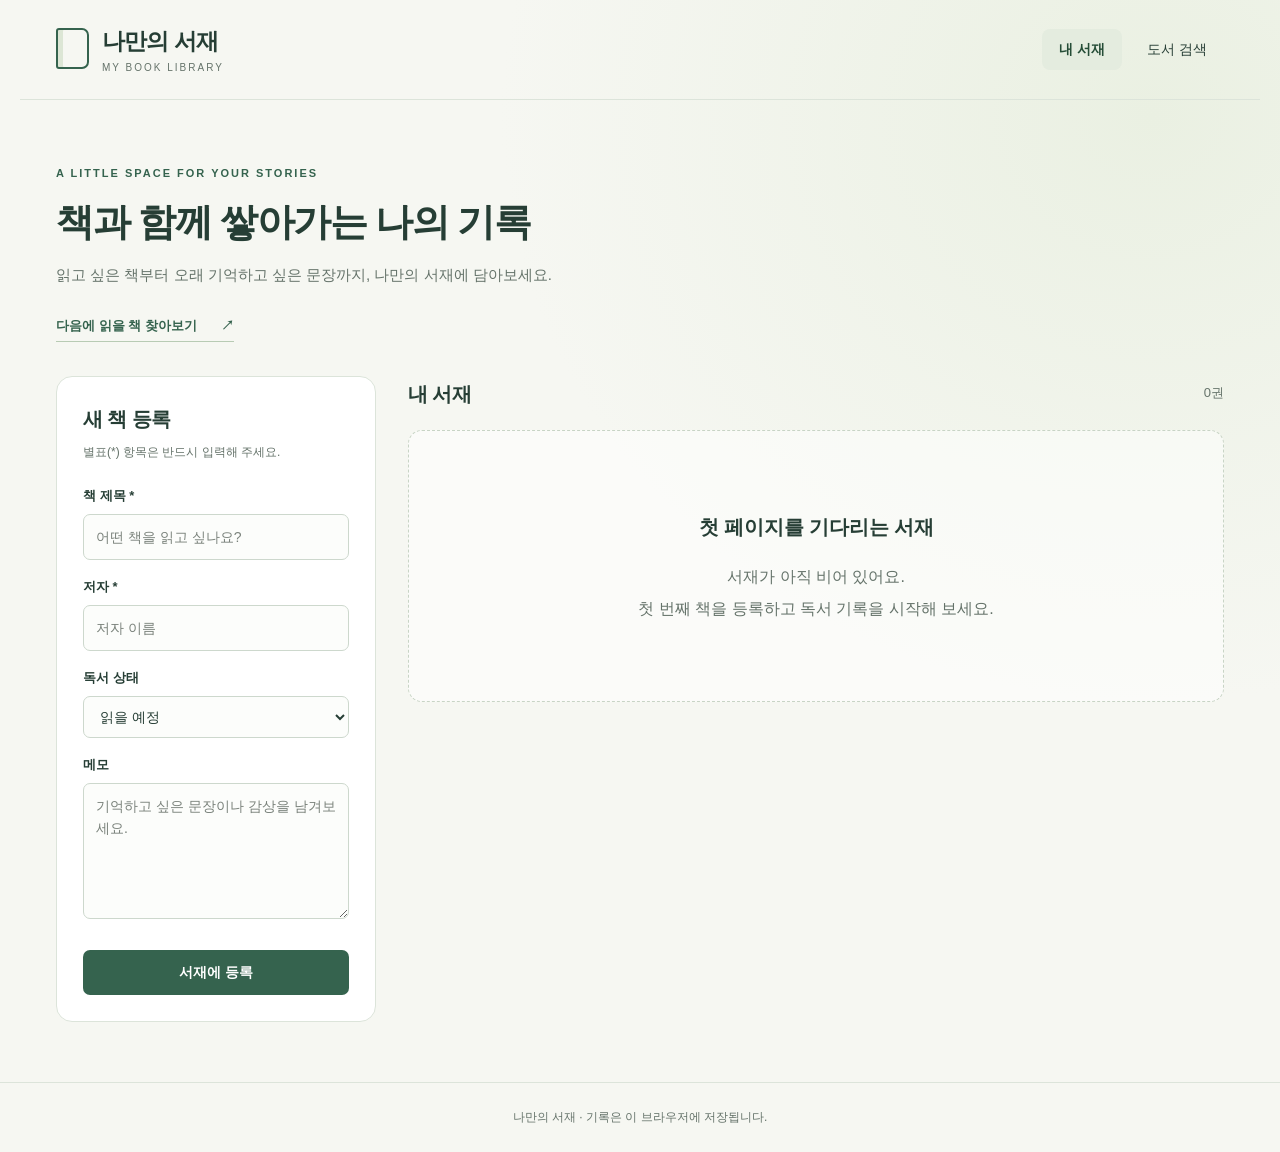
<file: index.html>
<!doctype html>
<html lang="ko">
  <head>
    <meta charset="UTF-8" />
    <meta name="viewport" content="width=device-width, initial-scale=1.0" />
    <meta
      name="description"
      content="읽고 싶은 책과 독서 기록을 모아두는 나만의 서재입니다."
    />
    <link
      rel="icon"
      href="data:image/svg+xml,%3Csvg xmlns='http://www.w3.org/2000/svg' viewBox='0 0 40 40'%3E%3Crect width='40' height='40' rx='9' fill='%2335634e'/%3E%3Cpath d='M10 10h20v22H10zM15 10v22M18 16h8M18 21h8' fill='none' stroke='%23fff' stroke-width='2'/%3E%3C/svg%3E"
    />
    <title>나만의 서재 | My Book Library</title>
    <link rel="stylesheet" href="css/assignment.css" />
    <script src="crud.js" defer></script>
  </head>
  <body>
    <a class="skip-link" href="#main-content">본문으로 바로가기</a>
    <header class="site-header">
      <a class="brand" href="index.html"
        >나만의 서재<span>MY BOOK LIBRARY</span></a
      >
      <nav aria-label="주 메뉴">
        <a href="index.html" aria-current="page">내 서재</a>
        <a href="api.html">도서 검색</a>
      </nav>
    </header>
    <main id="main-content" class="container">
      <section class="intro">
        <p class="eyebrow">A LITTLE SPACE FOR YOUR STORIES</p>
        <h1>책과 함께 쌓아가는 나의 기록</h1>
        <p>
          읽고 싶은 책부터 오래 기억하고 싶은 문장까지, 나만의 서재에
          담아보세요.
        </p>
        <a class="intro-link" href="api.html"
          >다음에 읽을 책 찾아보기 <span aria-hidden="true">↗</span></a
        >
      </section>
      <p id="feedback" class="feedback" role="status" aria-live="polite"></p>
      <div class="library-layout">
        <section class="panel form-panel" aria-labelledby="form-heading">
          <h2 id="form-heading">새 책 등록</h2>
          <p class="hint">별표(*) 항목은 반드시 입력해 주세요.</p>
          <form id="book-form">
            <label for="title">책 제목 *</label>
            <input
              id="title"
              name="title"
              type="text"
              required
              maxlength="150"
              placeholder="어떤 책을 읽고 싶나요?"
            />
            <label for="author">저자 *</label>
            <input
              id="author"
              name="author"
              type="text"
              required
              maxlength="100"
              placeholder="저자 이름"
            />
            <label for="status">독서 상태</label>
            <select id="status" name="status">
              <option value="읽을 예정">읽을 예정</option>
              <option value="읽는 중">읽는 중</option>
              <option value="완독">완독</option>
            </select>
            <label for="memo">메모</label>
            <textarea
              id="memo"
              name="memo"
              rows="5"
              maxlength="2000"
              placeholder="기억하고 싶은 문장이나 감상을 남겨보세요."
            ></textarea>
            <div class="form-actions">
              <button id="submit-button" type="submit">서재에 등록</button>
              <button id="cancel-button" class="secondary" type="button" hidden>
                수정 취소
              </button>
            </div>
          </form>
        </section>
        <section class="books-section" aria-labelledby="books-heading">
          <div class="section-heading">
            <h2 id="books-heading">내 서재</h2>
            <span id="book-count">0권</span>
          </div>
          <p id="empty-message" class="empty-state">
            서재가 아직 비어 있어요.<br />첫 번째 책을 등록하고 독서 기록을
            시작해 보세요.
          </p>
          <div id="book-list" class="book-grid"></div>
        </section>
      </div>
    </main>
    <footer>나만의 서재 · 기록은 이 브라우저에 저장됩니다.</footer>
  </body>
</html>
</file>
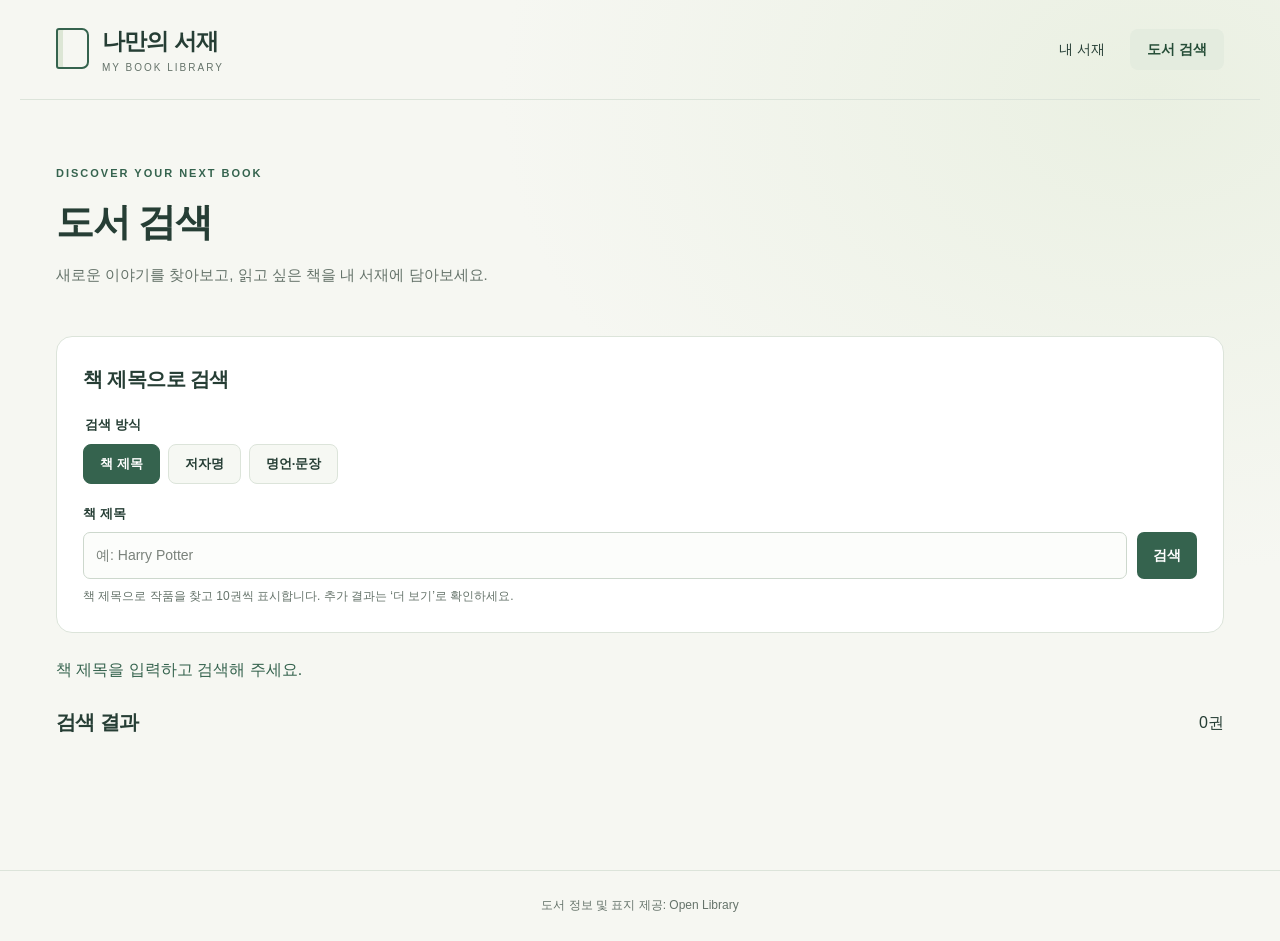
<file: api.html>
<!DOCTYPE html>
<html lang="ko">
<head>
  <meta charset="UTF-8">
  <meta name="viewport" content="width=device-width, initial-scale=1.0">
  <meta name="description" content="Open Library에서 책을 검색하고 내 서재에 담아보세요.">
  <link rel="icon" href="data:image/svg+xml,%3Csvg xmlns='http://www.w3.org/2000/svg' viewBox='0 0 40 40'%3E%3Crect width='40' height='40' rx='9' fill='%2335634e'/%3E%3Cpath d='M10 10h20v22H10zM15 10v22M18 16h8M18 21h8' fill='none' stroke='%23fff' stroke-width='2'/%3E%3C/svg%3E">
  <title>도서 검색 | 나만의 서재</title>
  <link rel="stylesheet" href="css/assignment.css">
  <script src="search-engine.js" defer></script>
  <script src="api.js" defer></script>
</head>
<body>
  <a class="skip-link" href="#main-content">본문으로 바로가기</a>
  <header class="site-header">
    <a class="brand" href="index.html">나만의 서재<span>MY BOOK LIBRARY</span></a>
    <nav aria-label="주 메뉴">
      <a href="index.html">내 서재</a>
      <a href="api.html" aria-current="page">도서 검색</a>
    </nav>
  </header>
  <main id="main-content" class="container">
    <section class="intro">
      <p class="eyebrow">DISCOVER YOUR NEXT BOOK</p>
      <h1>도서 검색</h1>
      <p>새로운 이야기를 찾아보고, 읽고 싶은 책을 내 서재에 담아보세요.</p>
    </section>
    <section class="panel search-panel" aria-labelledby="search-heading">
      <h2 id="search-heading">책 제목으로 검색</h2>
      <form id="search-form" role="search">
        <fieldset class="search-modes">
          <legend>검색 방식</legend>
          <div class="mode-options">
            <label><input type="radio" name="search-mode" value="title" checked><span>책 제목</span></label>
            <label><input type="radio" name="search-mode" value="author"><span>저자명</span></label>
            <label><input type="radio" name="search-mode" value="quote"><span>명언·문장</span></label>
          </div>
        </fieldset>
        <label for="search-query">책 제목</label>
        <div class="search-controls">
          <input id="search-query" type="search" maxlength="200" placeholder="예: Harry Potter" aria-describedby="search-hint">
          <button id="search-button" type="submit">검색</button>
        </div>
        <p id="search-hint" class="hint">책 제목으로 작품을 찾고 10권씩 표시합니다. 추가 결과는 ‘더 보기’로 확인하세요.</p>
      </form>
    </section>
    <section id="related-search-panel" class="panel search-panel" aria-labelledby="related-heading" hidden>
      <h2 id="related-heading">관련 도서 검색</h2>
      <p id="related-document" class="hint"></p>
      <p id="related-help" class="hint">인물 문서라면 저자명, 작품 문서라면 책 제목을 선택하세요. 문서 유형과 출처는 자동 판정하지 않습니다.</p>
      <form id="related-search-form">
        <label for="related-query">도서 검색어 (수정 가능)</label>
        <input id="related-query" type="search" required maxlength="200" aria-describedby="related-help">
        <label for="related-mode">검색 방식 직접 선택</label>
        <select id="related-mode" required>
          <option value="">검색 방식을 선택해 주세요</option>
          <option value="title">책 제목</option>
          <option value="author">저자명</option>
        </select>
        <div class="form-actions">
          <button type="submit">선택한 방식으로 도서 검색</button>
          <button id="related-cancel" class="secondary" type="button">취소</button>
        </div>
      </form>
    </section>
    <p id="search-feedback" class="feedback" role="status" aria-live="polite">책 제목을 입력하고 검색해 주세요.</p>
    <p id="save-feedback" class="feedback" role="status" aria-live="polite"></p>
    <section id="author-resolution" class="panel search-panel" aria-label="다국어 인명·작품 연결" hidden></section>
    <section id="quote-references" class="panel search-panel" aria-label="문헌으로 대조한 출처 자료" hidden></section>
    <section id="search-results-section" aria-labelledby="results-heading" aria-busy="false">
      <div class="section-heading"><h2 id="results-heading">검색 결과</h2><span id="result-count">0권</span></div>
      <p id="quote-notice" class="quote-notice" hidden>관련 문서 후보이며 출처 미확인 상태입니다. 인물이나 작품이 검색되어도 문장의 저자 또는 출처 도서로 확정되지 않습니다. Wikiquote 원문을 확인해 주세요.</p>
      <div id="search-results" class="book-grid search-grid"></div>
      <div class="pagination"><button id="load-more" class="secondary" type="button" hidden>더 보기</button></div>
      <p id="quote-credit" class="hint quote-credit" hidden>검색 결과 일부만 짧게 표시합니다. 제공: <a href="https://ko.wikiquote.org/" target="_blank" rel="noopener noreferrer">한국어 Wikiquote</a> · <a href="https://ko.wikiquote.org/wiki/위키인용집:저작권" target="_blank" rel="noopener noreferrer">콘텐츠 재사용 안내</a>. 인용 원문과 번역문에는 별도 사용 조건이 적용될 수 있습니다.</p>
    </section>
  </main>
  <footer>도서 정보 및 표지 제공: <a href="https://openlibrary.org/" target="_blank" rel="noopener noreferrer">Open Library</a></footer>
</body>
</html>
</file>
<file: css/assignment.css>
:root {
  color-scheme: light;
  --background: #f6f7f2;
  --surface: #fff;
  --ink: #263e35;
  --muted: #65736a;
  --accent: #35634e;
  --border: #dce4da;
}
* { box-sizing: border-box; }
body { margin: 0; background: radial-gradient(ellipse at 90% 10%, #eaf0e2 0, transparent 40%), var(--background); color: var(--ink); font-family: "Malgun Gothic", "Apple SD Gothic Neo", sans-serif; line-height: 1.6; min-height: 100vh; }
a { color: inherit; text-decoration: none; }
button, input, select, textarea { font: inherit; }
button, a, input, select, textarea { -webkit-tap-highlight-color: transparent; }
:focus-visible { outline: 3px solid #ae8033; outline-offset: 4px; }
[hidden] { display: none !important; }
.site-header { max-width: 1240px; margin: auto; min-height: 100px; padding: 22px 36px; display: flex; justify-content: space-between; align-items: center; gap: 24px; border-bottom: 1px solid var(--border); }
.brand { position: relative; padding-left: 46px; font-size: 23px; font-weight: 800; letter-spacing: -.8px; }
.brand::before { content: ""; position: absolute; left: 0; top: 5px; width: 29px; height: 37px; border: 2px solid var(--accent); border-radius: 3px 7px 7px 3px; box-shadow: inset 5px 0 0 #dce6d5; }
.brand span { display: block; color: var(--muted); font-size: 10px; letter-spacing: 2px; font-weight: 500; }
nav { display: flex; gap: 8px; }
nav a { padding: 9px 17px; border-radius: 8px; font-size: 14px; }
nav a[aria-current="page"] { background: #e4ecdf; color: #254d37; font-weight: 700; }
nav a:hover { background: #eaf0e6; }
.container { max-width: 1240px; margin: auto; padding: 0 36px 60px; }
.intro { padding: 54px 0 34px; }
.intro-link { display: inline-flex; gap: 24px; margin-top: 14px; padding-bottom: 4px; color: var(--accent); border-bottom: 1px solid #b8cbb4; font-size: 13px; font-weight: 700; }
.skip-link { position: absolute; top: -100px; left: 20px; z-index: 10; padding: 12px 18px; background: var(--surface); border: 1px solid var(--accent); }
.skip-link:focus { top: 10px; }
.eyebrow { color: var(--accent); font-size: 11px; letter-spacing: 2px; font-weight: 700; }
h1 { font-size: clamp(26px, 4vw, 38px); letter-spacing: -1.5px; line-height: 1.35; margin: 14px 0; }
.intro > p:last-of-type { color: var(--muted); font-size: 15px; }
h2 { font-size: 20px; margin: 0; letter-spacing: -.6px; }
.feedback { margin: 0 0 22px; color: var(--accent); overflow-wrap: anywhere; }
.feedback:empty { display: none; }
.feedback.error { color: #a2372d; background: #fff0eb; padding: 12px; border-radius: 8px; }
.library-layout { display: grid; grid-template-columns: 320px minmax(0, 1fr); gap: 32px; align-items: start; }
.books-section { min-width: 0; }
.panel { background: var(--surface); border: 1px solid var(--border); border-radius: 16px; padding: 26px; }
.hint { font-size: 12px; color: var(--muted); margin: 8px 0 24px; }
label { display: block; font-size: 13px; font-weight: 700; margin: 17px 0 7px; }
input, select, textarea { width: 100%; min-width: 0; padding: 11px 12px; border: 1px solid #cdd8cd; border-radius: 7px; color: var(--ink); background: #fcfdfb; font-size: 14px; }
textarea { resize: vertical; }
input::placeholder, textarea::placeholder { color: #7a827b; }
button { cursor: pointer; border: 1px solid transparent; border-radius: 7px; padding: 10px 15px; background: var(--accent); color: white; font-size: 14px; font-weight: 700; }
button:hover { filter: brightness(.93); }
.form-actions { display: flex; flex-wrap: wrap; gap: 8px; margin-top: 24px; }
.form-actions button { flex: 1; }
.secondary { background: #f1f5ee; border-color: var(--border); color: var(--ink); }
.section-heading { display: flex; justify-content: space-between; align-items: center; margin: 0 0 18px; padding: 2px 0; }
#book-count { font-size: 13px; color: var(--muted); }
.book-grid { display: grid; grid-template-columns: repeat(2, minmax(0, 1fr)); gap: 18px; }
.book-card { min-width: 0; display: flex; flex-direction: column; padding: 22px; background: var(--surface); border: 1px solid var(--border); border-radius: 14px; overflow-wrap: anywhere; box-shadow: 0 5px 18px #263e3508; transition: box-shadow .2s, border-color .2s; }
.book-card:hover { border-color: #a9bda2; box-shadow: 0 10px 24px #263e3510; }
.library-cover { height: 210px; margin-bottom: 20px; padding: 12px; display: flex; align-items: center; justify-content: center; background: #f1f4ed; border-radius: 8px; }
.library-cover .book-cover { max-height: 186px; }
.book-cover-art { display: flex; flex-direction: column; justify-content: center; gap: 14px; width: 135px; height: 186px; padding: 18px 16px 18px 21px; color: #f9f4e8; background: #426653; border-radius: 2px 5px 5px 2px; box-shadow: inset 5px 0 #ffffff16, 5px 6px 9px #263e3525; text-align: center; overflow: hidden; }
.book-cover-art strong { font-family: Georgia, "Malgun Gothic", serif; font-size: 15px; line-height: 1.5; display: -webkit-box; -webkit-line-clamp: 4; -webkit-box-orient: vertical; overflow: hidden; }
.cover-label { font-size: 7px; letter-spacing: 1px; }
.cover-author { font-size: 9px; overflow: hidden; text-overflow: ellipsis; white-space: nowrap; opacity: .85; }
.book-card:nth-child(3n + 2) .book-cover-art { background: #7c6651; }
.book-card:nth-child(3n + 3) .book-cover-art { background: #536779; }
.badge { align-self: flex-start; padding: 4px 10px; font-size: 11px; font-weight: 700; border-radius: 20px; background: #edf0ea; color: #57644f; }
.status-1 { background: #fff1d5; color: #7d5a18; }
.status-2 { background: #e0eee4; color: #315f40; }
.book-card h3 { font-size: 20px; line-height: 1.45; margin: 18px 0 5px; letter-spacing: -.5px; }
.author { font-size: 13px; color: var(--muted); margin: 0; }
.memo { white-space: pre-wrap; font-size: 14px; color: #536057; padding-top: 16px; margin-top: 18px; border-top: 1px solid #edf0e9; }
.card-actions { margin-top: auto; padding-top: 16px; display: flex; gap: 8px; }
.card-actions button { font-size: 12px; padding: 7px 14px; }
.delete-button { color: #9a433a; background: #fff; border-color: #eadbd6; }
.empty-state { padding: 76px 24px; text-align: center; border: 1px dashed #c8d4c5; border-radius: 14px; color: var(--muted); line-height: 2; background: #ffffff80; }
.empty-state::before { content: "첫 페이지를 기다리는 서재"; display: block; font-family: Georgia, "Malgun Gothic", serif; font-size: 20px; font-weight: 700; color: var(--ink); margin-bottom: 14px; }
footer { border-top: 1px solid var(--border); padding: 25px; text-align: center; color: var(--muted); font-size: 12px; }
.search-panel { margin-bottom: 24px; }
.search-modes { border: 0; padding: 0; margin: 20px 0; min-width: 0; }
.search-modes legend { font-size: 13px; font-weight: 700; margin-bottom: 8px; }
.mode-options { display: flex; flex-wrap: wrap; align-items: center; gap: 8px; }
.mode-options label { position: relative; margin: 0; cursor: pointer; }
.mode-options input { position: absolute; opacity: 0; width: 1px; height: 1px; }
.mode-options label span { display: block; padding: 9px 16px; border: 1px solid var(--border); border-radius: 8px; background: #f6f8f3; }
.mode-options input:checked + span { background: var(--accent); border-color: var(--accent); color: white; }
.mode-options input:focus-visible + span { outline: 3px solid #ae8033; outline-offset: 3px; }
.quote-notice { background: #eaf0e3; border-left: 3px solid var(--accent); padding: 16px 18px; margin: 0 0 20px; font-size: 14px; border-radius: 0 8px 8px 0; }
.candidate-status { font-size: 12px; color: #7d5a18; margin: 8px 0; }
.snippet-label { margin: 18px 0 4px; font-size: 11px; color: var(--muted); }
.quote-snippet { margin: 0 0 20px; font-size: 14px; line-height: 1.8; }
.source-link, .quote-credit a { color: var(--accent); text-decoration: underline; text-underline-offset: 3px; font-size: 13px; }
.quote-credit { margin-top: 24px; }
.identity-option { display: flex; flex-wrap: wrap; align-items: center; gap: 12px; padding-top: 14px; margin-top: 14px; border-top: 1px solid var(--border); }
.identity-option .hint { flex-basis: 100%; margin: 0; }
#author-resolution, #quote-references { overflow-wrap: anywhere; }
.pagination { display: flex; justify-content: center; margin: 26px 0; }
.edition-info { color: var(--muted); font-size: 12px; margin: 8px 0; }
.edition-details { margin: 8px 0 20px; font-size: 12px; }
.edition-details summary { cursor: pointer; color: var(--accent); font-weight: 700; }
.edition-item { border-top: 1px solid var(--border); margin-top: 12px; padding-top: 12px; overflow-wrap: anywhere; }
.edition-item .hint { margin: 5px 0; }
.search-controls { display: flex; gap: 10px; }
.search-controls input { flex: 1; }
.search-controls button { flex-shrink: 0; }
.search-panel .hint { margin-bottom: 0; }
.search-grid { grid-template-columns: repeat(auto-fit, minmax(min(100%, 250px), 1fr)); }
.cover-area, .cover-placeholder { height: 210px; display: flex; align-items: center; justify-content: center; background: #f1f4ed; border-radius: 8px; }
.cover-placeholder { color: var(--muted); font-size: 13px; text-align: center; padding: 16px; }
.book-cover { max-width: 100%; width: auto; height: 210px; object-fit: contain; }
.publish-year { color: var(--muted); font-size: 12px; }
button:disabled { cursor: not-allowed; opacity: .6; }
@media (prefers-reduced-motion: reduce) { .book-card { transition: none; } }
@media (max-width: 960px) { .library-layout { grid-template-columns: 280px minmax(0, 1fr); gap: 22px; } .book-grid { grid-template-columns: 1fr; } .search-grid { grid-template-columns: repeat(2, minmax(0, 1fr)); } }
@media (max-width: 680px) { .site-header { padding: 20px; flex-wrap: wrap; gap: 18px; } .brand { font-size: 21px; } nav a { padding: 8px 12px; } .container { padding: 0 20px 40px; } .intro { padding-top: 32px; } .library-layout { grid-template-columns: 1fr; gap: 30px; } .panel { padding: 22px; } .book-grid { grid-template-columns: repeat(auto-fit, minmax(min(100%, 260px), 1fr)); } }
</file>
